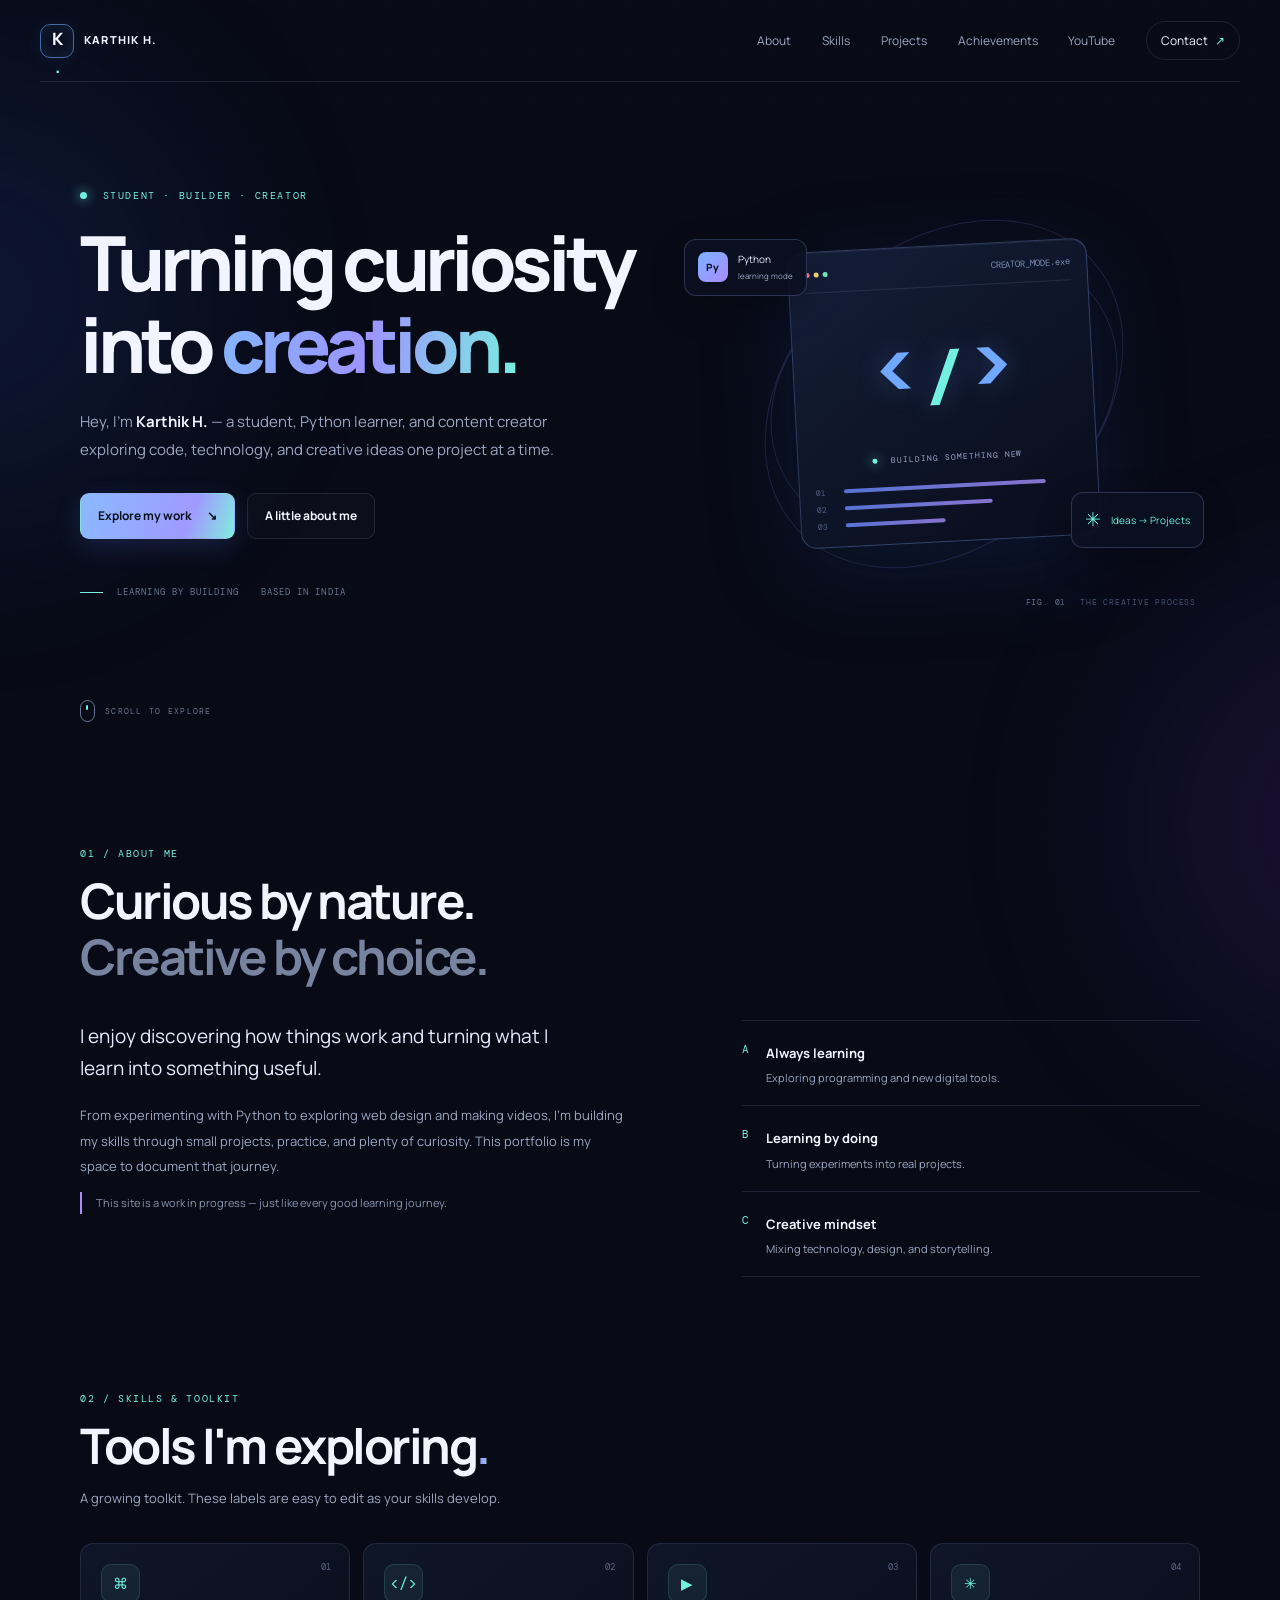
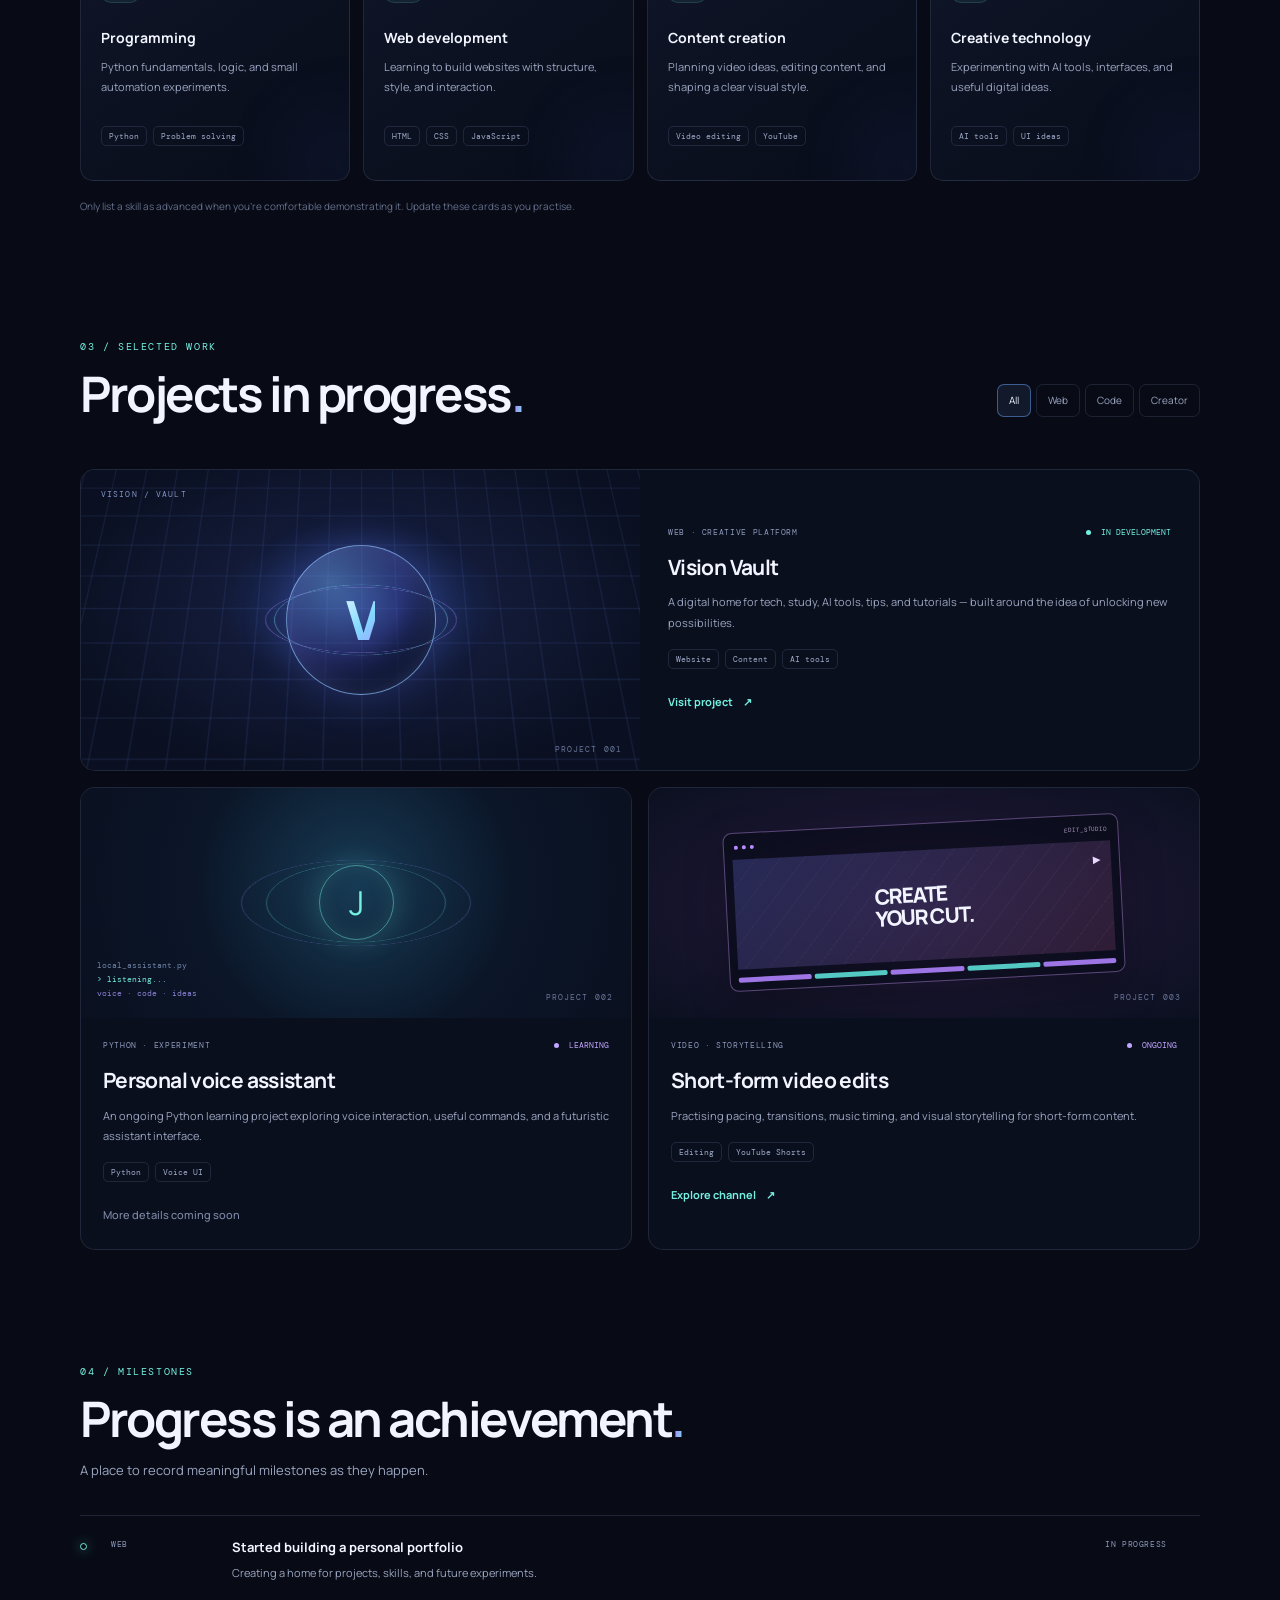
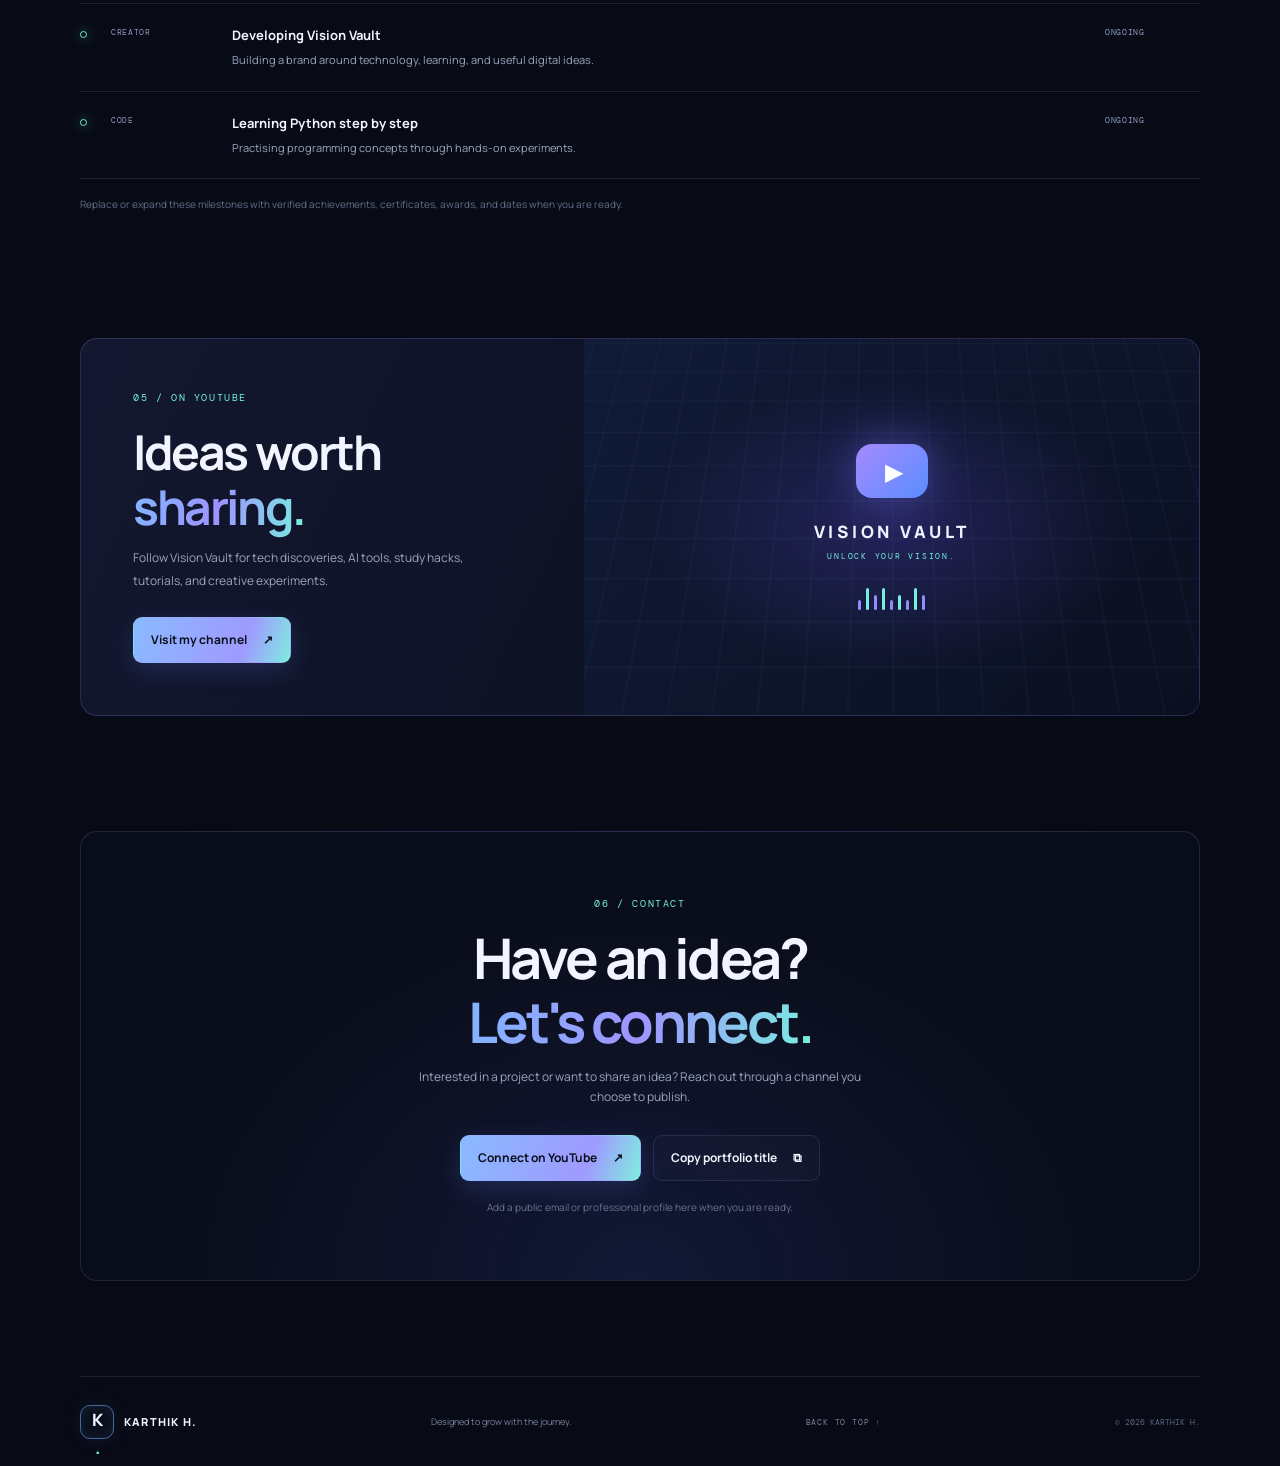
<file: index.html>
<!doctype html>
<html lang="en">
<head>
  <meta charset="utf-8">
  <meta name="viewport" content="width=device-width, initial-scale=1">
  <meta name="theme-color" content="#080b16">
  <meta name="description" content="Karthik H. — student, Python learner and content creator. Explore projects, skills and creative work.">
  <title>Karthik H. | Personal Portfolio</title>
  <link rel="preconnect" href="https://fonts.googleapis.com">
  <link rel="preconnect" href="https://fonts.gstatic.com" crossorigin>
  <link href="https://fonts.googleapis.com/css2?family=DM+Mono:wght@400;500&family=Manrope:wght@400;500;600;700;800&display=swap" rel="stylesheet">
  <link rel="stylesheet" href="style.css">
  <script src="script.js" defer></script>
</head>
<body>
  <div class="page-glow glow-one" aria-hidden="true"></div>
  <div class="page-glow glow-two" aria-hidden="true"></div>
  <header class="site-header">
    <a class="brand" href="#home" aria-label="Karthik home"><span class="brand-mark">K<span>.</span></span><span class="brand-name">KARTHIK H.</span></a>
    <button class="menu-toggle" aria-label="Open navigation" aria-expanded="false"><span></span><span></span><span></span></button>
    <nav class="nav-links" aria-label="Main navigation">
      <a href="#about">About</a><a href="#skills">Skills</a><a href="#projects">Projects</a><a href="#achievements">Achievements</a><a href="#youtube">YouTube</a><a class="nav-contact" href="#contact">Contact <span>↗</span></a>
    </nav>
  </header>

  <main>
    <section class="hero section-wrap" id="home">
      <div class="hero-copy reveal">
        <div class="eyebrow"><span class="status-dot"></span> STUDENT · BUILDER · CREATOR</div>
        <h1>Turning curiosity<br>into <span class="gradient-text">creation.</span></h1>
        <p class="hero-intro">Hey, I'm <strong>Karthik H.</strong> — a student, Python learner, and content creator exploring code, technology, and creative ideas one project at a time.</p>
        <div class="hero-actions"><a class="button button-primary" href="#projects">Explore my work <span>↘</span></a><a class="button button-ghost" href="#about">A little about me</a></div>
        <div class="hero-meta"><span><i class="meta-line"></i> LEARNING BY BUILDING</span><span>BASED IN INDIA</span></div>
      </div>
      <div class="hero-visual reveal" aria-label="Decorative futuristic code illustration">
        <div class="orbit orbit-a"></div><div class="orbit orbit-b"></div>
        <div class="core-card">
          <div class="core-top"><span class="tiny-lights"><i></i><i></i><i></i></span><span>CREATOR_MODE.exe</span></div>
          <div class="core-symbol"><span class="symbol-bracket">&lt;</span><span class="symbol-slash">/</span><span class="symbol-bracket">&gt;</span></div>
          <div class="core-caption"><span class="pulse"></span> BUILDING SOMETHING NEW</div>
          <div class="code-lines"><span>01</span><i class="line long"></i><span>02</span><i class="line medium"></i><span>03</span><i class="line short"></i></div>
        </div>
        <div class="float-chip chip-python"><span class="chip-icon">Py</span><span>Python<br><small>learning mode</small></span></div>
        <div class="float-chip chip-ideas"><span class="spark">✳</span><span>Ideas → Projects</span></div>
        <div class="visual-label">FIG. 01 <span>THE CREATIVE PROCESS</span></div>
      </div>
      <a class="scroll-cue" href="#about"><span class="scroll-wheel"></span> SCROLL TO EXPLORE</a>
    </section>

    <section class="section-wrap section-block" id="about">
      <div class="section-heading reveal"><p class="eyebrow">01 / ABOUT ME</p><h2>Curious by nature.<br><span class="muted-heading">Creative by choice.</span></h2></div>
      <div class="about-grid">
        <div class="about-text reveal"><p class="large-copy">I enjoy discovering how things work and turning what I learn into something useful.</p><p>From experimenting with Python to exploring web design and making videos, I'm building my skills through small projects, practice, and plenty of curiosity. This portfolio is my space to document that journey.</p><p class="note-text">This site is a work in progress — just like every good learning journey.</p></div>
        <div class="about-facts reveal"><div class="fact-row"><span class="fact-index">A</span><div><strong>Always learning</strong><p>Exploring programming and new digital tools.</p></div></div><div class="fact-row"><span class="fact-index">B</span><div><strong>Learning by doing</strong><p>Turning experiments into real projects.</p></div></div><div class="fact-row"><span class="fact-index">C</span><div><strong>Creative mindset</strong><p>Mixing technology, design, and storytelling.</p></div></div></div>
      </div>
    </section>

    <section class="section-wrap section-block" id="skills">
      <div class="section-heading reveal"><p class="eyebrow">02 / SKILLS & TOOLKIT</p><h2>Tools I'm exploring<span class="gradient-text">.</span></h2><p class="section-subtitle">A growing toolkit. These labels are easy to edit as your skills develop.</p></div>
      <div class="skills-grid">
        <article class="skill-card reveal"><div class="skill-number">01</div><div class="skill-icon">⌘</div><h3>Programming</h3><p>Python fundamentals, logic, and small automation experiments.</p><div class="skill-tags"><span>Python</span><span>Problem solving</span></div></article>
        <article class="skill-card reveal"><div class="skill-number">02</div><div class="skill-icon">&lt;/&gt;</div><h3>Web development</h3><p>Learning to build websites with structure, style, and interaction.</p><div class="skill-tags"><span>HTML</span><span>CSS</span><span>JavaScript</span></div></article>
        <article class="skill-card reveal"><div class="skill-number">03</div><div class="skill-icon">▶</div><h3>Content creation</h3><p>Planning video ideas, editing content, and shaping a clear visual style.</p><div class="skill-tags"><span>Video editing</span><span>YouTube</span></div></article>
        <article class="skill-card reveal"><div class="skill-number">04</div><div class="skill-icon">✳</div><h3>Creative technology</h3><p>Experimenting with AI tools, interfaces, and useful digital ideas.</p><div class="skill-tags"><span>AI tools</span><span>UI ideas</span></div></article>
      </div>
      <p class="fine-print">Only list a skill as advanced when you're comfortable demonstrating it. Update these cards as you practise.</p>
    </section>

    <section class="section-wrap section-block" id="projects">
      <div class="section-heading section-heading-row reveal"><div><p class="eyebrow">03 / SELECTED WORK</p><h2>Projects in progress<span class="gradient-text">.</span></h2></div><div class="filter-group" role="group" aria-label="Filter projects"><button class="filter-btn active" data-filter="all">All</button><button class="filter-btn" data-filter="web">Web</button><button class="filter-btn" data-filter="code">Code</button><button class="filter-btn" data-filter="creator">Creator</button></div></div>
      <div class="projects-grid" id="project-grid">
        <article class="project-card project-featured reveal" data-category="web">
          <div class="project-art art-vault"><div class="art-grid"></div><div class="vault-orb"><span>V</span></div><div class="art-caption">VISION / VAULT</div><div class="art-index">PROJECT 001</div></div>
          <div class="project-info"><div class="project-topline"><span class="project-type">WEB · CREATIVE PLATFORM</span><span class="project-status"><i></i> IN DEVELOPMENT</span></div><h3>Vision Vault</h3><p>A digital home for tech, study, AI tools, tips, and tutorials — built around the idea of unlocking new possibilities.</p><div class="project-tags"><span>Website</span><span>Content</span><span>AI tools</span></div><a class="text-link" href="https://vision-vault.base44.app/" target="_blank" rel="noopener noreferrer">Visit project <span>↗</span></a></div>
        </article>
        <article class="project-card reveal" data-category="code">
          <div class="project-art art-assistant"><div class="assistant-ring ring-one"></div><div class="assistant-ring ring-two"></div><div class="assistant-core">J</div><div class="terminal-mini"><span>local_assistant.py</span><b>&gt; listening...</b><i>voice · code · ideas</i></div><div class="art-index">PROJECT 002</div></div>
          <div class="project-info"><div class="project-topline"><span class="project-type">PYTHON · EXPERIMENT</span><span class="project-status status-learning"><i></i> LEARNING</span></div><h3>Personal voice assistant</h3><p>An ongoing Python learning project exploring voice interaction, useful commands, and a futuristic assistant interface.</p><div class="project-tags"><span>Python</span><span>Voice UI</span></div><span class="text-link text-link-muted">More details coming soon</span></div>
        </article>
        <article class="project-card reveal" data-category="creator">
          <div class="project-art art-video"><div class="video-window"><div class="video-window-top"><i></i><i></i><i></i><span>EDIT_STUDIO</span></div><div class="video-frame"><span class="play-triangle">▶</span><span class="frame-word">CREATE<br>YOUR CUT.</span></div><div class="timeline"><i></i><i></i><i></i><i></i><i></i></div></div><div class="art-index">PROJECT 003</div></div>
          <div class="project-info"><div class="project-topline"><span class="project-type">VIDEO · STORYTELLING</span><span class="project-status status-learning"><i></i> ONGOING</span></div><h3>Short-form video edits</h3><p>Practising pacing, transitions, music timing, and visual storytelling for short-form content.</p><div class="project-tags"><span>Editing</span><span>YouTube Shorts</span></div><a class="text-link" href="https://www.youtube.com/@visionvault-26" target="_blank" rel="noopener noreferrer">Explore channel <span>↗</span></a></div>
        </article>
      </div>
      <p class="project-empty" hidden>No projects in this category yet. Try another filter.</p>
    </section>

    <section class="section-wrap section-block" id="achievements">
      <div class="section-heading reveal"><p class="eyebrow">04 / MILESTONES</p><h2>Progress is an achievement<span class="gradient-text">.</span></h2><p class="section-subtitle">A place to record meaningful milestones as they happen.</p></div>
      <div class="milestone-list reveal"><div class="milestone"><span class="milestone-dot"></span><span class="milestone-label">WEB</span><div><h3>Started building a personal portfolio</h3><p>Creating a home for projects, skills, and future experiments.</p></div><span class="milestone-date">IN PROGRESS</span></div><div class="milestone"><span class="milestone-dot"></span><span class="milestone-label">CREATOR</span><div><h3>Developing Vision Vault</h3><p>Building a brand around technology, learning, and useful digital ideas.</p></div><span class="milestone-date">ONGOING</span></div><div class="milestone"><span class="milestone-dot"></span><span class="milestone-label">CODE</span><div><h3>Learning Python step by step</h3><p>Practising programming concepts through hands-on experiments.</p></div><span class="milestone-date">ONGOING</span></div></div>
      <p class="fine-print">Replace or expand these milestones with verified achievements, certificates, awards, and dates when you are ready.</p>
    </section>

    <section class="section-wrap section-block youtube-section" id="youtube">
      <div class="youtube-panel reveal"><div class="youtube-copy"><p class="eyebrow">05 / ON YOUTUBE</p><h2>Ideas worth<br><span class="gradient-text">sharing.</span></h2><p>Follow Vision Vault for tech discoveries, AI tools, study hacks, tutorials, and creative experiments.</p><a class="button button-primary" href="https://www.youtube.com/@visionvault-26" target="_blank" rel="noopener noreferrer">Visit my channel <span>↗</span></a></div><div class="youtube-visual"><div class="yt-play">▶</div><span class="yt-label">VISION VAULT</span><span class="yt-subtitle">UNLOCK YOUR VISION.</span><div class="yt-bars"><i></i><i></i><i></i><i></i><i></i><i></i><i></i><i></i><i></i></div></div></div>
    </section>

    <section class="section-wrap section-block contact-section" id="contact">
      <div class="contact-panel reveal"><p class="eyebrow">06 / CONTACT</p><h2>Have an idea?<br><span class="gradient-text">Let's connect.</span></h2><p>Interested in a project or want to share an idea? Reach out through a channel you choose to publish.</p><div class="contact-actions"><a class="button button-primary" href="https://www.youtube.com/@visionvault-26" target="_blank" rel="noopener noreferrer">Connect on YouTube <span>↗</span></a><button class="button button-ghost" id="copy-site" type="button">Copy portfolio title <span>⧉</span></button></div><p class="contact-note" id="copy-status" aria-live="polite">Add a public email or professional profile here when you are ready.</p></div>
    </section>
  </main>

  <footer class="site-footer section-wrap"><a class="brand" href="#home"><span class="brand-mark">K<span>.</span></span><span class="brand-name">KARTHIK H.</span></a><span>Designed to grow with the journey.</span><a href="#home" class="back-top">BACK TO TOP ↑</a><span class="copyright">© <span id="year"></span> KARTHIK H.</span></footer>
</body>
</html>
</file>
<file: style.css>
:root {
  --bg: #080b16; --panel: #0d1221; --panel-soft: #10172a; --text: #f2f5ff;
  --muted: #9ba6c0; --dim: #68748f; --line: rgba(157,174,221,.15);
  --blue: #70a7ff; --purple: #ad8bff; --cyan: #73f0e0; --font: "Manrope", sans-serif;
}
* { box-sizing: border-box; }
html { scroll-behavior: smooth; scroll-padding-top: 90px; }
body { margin: 0; background: var(--bg); color: var(--text); font-family: var(--font); line-height: 1.65; overflow-x: hidden; }
body::before { content: ""; position: fixed; inset: 0; pointer-events: none; z-index: -1; opacity: .19; background-image: linear-gradient(rgba(113,145,213,.09) 1px, transparent 1px), linear-gradient(90deg, rgba(113,145,213,.09) 1px, transparent 1px); background-size: 48px 48px; mask-image: linear-gradient(to bottom, black, transparent 78%); }
a { color: inherit; text-decoration: none; }
button { font: inherit; }
.page-glow { position: absolute; width: 430px; height: 430px; border-radius: 50%; filter: blur(115px); opacity: .13; pointer-events: none; z-index: -1; }
.glow-one { background: #3b65ff; top: 80px; left: -240px; } .glow-two { background: #913cff; top: 610px; right: -300px; }
.section-wrap { width: min(1120px, calc(100% - 48px)); margin-inline: auto; }
.site-header { width: min(1200px, calc(100% - 48px)); margin: 0 auto; min-height: 82px; display: flex; align-items: center; justify-content: space-between; border-bottom: 1px solid var(--line); position: relative; z-index: 10; }
.brand { display: inline-flex; align-items: center; gap: 10px; letter-spacing: .11em; font-size: 11px; font-weight: 800; }
.brand-mark { display: grid; place-items: center; width: 34px; height: 34px; border: 1px solid rgba(112,167,255,.6); border-radius: 10px; box-shadow: inset 0 0 18px rgba(112,167,255,.13), 0 0 20px rgba(112,167,255,.08); font-size: 17px; letter-spacing: -.05em; }
.brand-mark span { color: var(--cyan); }
.nav-links { display: flex; align-items: center; gap: clamp(16px, 2.4vw, 31px); color: var(--muted); font-size: 12px; }
.nav-links a { transition: color .2s ease; } .nav-links a:hover { color: white; }
.nav-contact { color: var(--text) !important; border: 1px solid var(--line); border-radius: 999px; padding: 9px 14px; } .nav-contact span { color: var(--cyan); margin-left: 5px; }
.menu-toggle { display: none; border: 1px solid var(--line); color: white; background: var(--panel); border-radius: 10px; width: 42px; height: 40px; padding: 10px; }
.menu-toggle span { display: block; height: 2px; background: white; margin: 4px 0; border-radius: 2px; }
.hero { min-height: 665px; display: grid; grid-template-columns: 1.05fr .95fr; align-items: center; gap: 44px; position: relative; padding-top: 42px; padding-bottom: 84px; }
.eyebrow { font: 10px "DM Mono", monospace; letter-spacing: .16em; color: var(--cyan); margin: 0 0 20px; }
.status-dot, .pulse { display: inline-block; width: 7px; height: 7px; border-radius: 50%; background: var(--cyan); box-shadow: 0 0 12px var(--cyan); margin-right: 8px; }
h1, h2, h3, p { margin-top: 0; }
h1 { font-size: clamp(44px, 6.3vw, 76px); line-height: 1.07; letter-spacing: -.065em; margin-bottom: 23px; font-weight: 800; }
.gradient-text { background: linear-gradient(100deg, #82b6ff 0%, #9d94ff 50%, #78f0df 100%); -webkit-background-clip: text; background-clip: text; color: transparent; }
.hero-intro { color: var(--muted); max-width: 500px; font-size: 15px; line-height: 1.9; } .hero-intro strong { color: var(--text); }
.hero-actions, .contact-actions { display: flex; flex-wrap: wrap; gap: 12px; margin-top: 28px; }
.button { display: inline-flex; justify-content: center; align-items: center; gap: 16px; min-height: 46px; border-radius: 9px; padding: 12px 17px; font-size: 12px; font-weight: 700; cursor: pointer; border: 1px solid transparent; transition: transform .2s, box-shadow .2s, border-color .2s; }
.button:hover { transform: translateY(-2px); }
.button-primary { color: #08101b; background: linear-gradient(110deg, #8abaff, #9f9aff 70%, #80eddf); box-shadow: 0 8px 26px rgba(105,135,255,.18); }
.button-primary:hover { box-shadow: 0 10px 32px rgba(105,135,255,.32); }
.button-ghost { color: var(--text); background: rgba(255,255,255,.02); border-color: var(--line); } .button-ghost:hover { border-color: rgba(112,167,255,.55); }
.hero-meta { display: flex; flex-wrap: wrap; gap: 22px; margin-top: 47px; color: var(--dim); font: 9px "DM Mono", monospace; letter-spacing: .12em; } .meta-line { display: inline-block; width: 23px; height: 1px; background: var(--cyan); vertical-align: middle; margin-right: 8px; }
.hero-visual { min-height: 430px; position: relative; display: grid; place-items: center; }
.orbit { position: absolute; border: 1px solid rgba(126,160,255,.17); border-radius: 50%; transform: rotate(-25deg); } .orbit-a { width: 360px; height: 280px; } .orbit-b { width: 300px; height: 400px; transform: rotate(48deg); border-color: rgba(162,132,255,.18); }
.core-card { width: min(300px, 80%); position: relative; z-index: 2; border: 1px solid rgba(143,173,255,.28); border-radius: 16px; padding: 16px; background: linear-gradient(145deg, rgba(21,31,58,.96), rgba(9,13,28,.97)); box-shadow: 0 24px 90px rgba(25,50,120,.28), inset 0 1px rgba(255,255,255,.06); transform: rotate(-3deg); }
.core-top { display: flex; align-items: center; justify-content: space-between; color: #7888ad; font: 9px "DM Mono", monospace; padding-bottom: 12px; border-bottom: 1px solid var(--line); }
.tiny-lights { display: flex; gap: 4px; } .tiny-lights i { width: 5px; height: 5px; border-radius: 50%; background: #ff7b9b; } .tiny-lights i:nth-child(2) { background: #f4d77b; } .tiny-lights i:nth-child(3) { background: #70e9c1; }
.core-symbol { height: 165px; display: flex; align-items: center; justify-content: center; gap: 12px; font: 800 62px "DM Mono", monospace; text-shadow: 0 0 28px rgba(112,167,255,.3); } .symbol-bracket { color: var(--blue); } .symbol-slash { color: var(--cyan); transform: translateY(8px); }
.core-caption { text-align: center; font: 8px "DM Mono", monospace; color: #9ca9ca; letter-spacing: .12em; } .pulse { width: 5px; height: 5px; }
.code-lines { display: grid; grid-template-columns: 20px 1fr; gap: 7px 8px; margin-top: 19px; color: #516184; font: 8px "DM Mono", monospace; } .line { display: block; height: 4px; margin-top: 3px; border-radius: 5px; background: linear-gradient(90deg, #688bff, #a78bfa); opacity: .8; } .line.long { width: 85%; } .line.medium { width: 62%; } .line.short { width: 42%; }
.float-chip { position: absolute; display: flex; align-items: center; gap: 10px; padding: 11px 13px; border: 1px solid rgba(145,170,231,.24); border-radius: 12px; background: rgba(11,17,34,.92); box-shadow: 0 12px 35px rgba(0,0,0,.22); color: #e5eaff; font-size: 10px; z-index: 3; } .chip-python { top: 60px; left: -5px; } .chip-icon { display: grid; place-items: center; width: 30px; height: 30px; border-radius: 8px; background: linear-gradient(135deg,#7bb4ff,#a98aff); color: #0a1020; font-weight: 800; } .float-chip small { color: var(--muted); font-size: 8px; } .chip-ideas { bottom: 61px; right: -4px; color: var(--cyan); } .spark { font-size: 19px; } .visual-label { position: absolute; bottom: 2px; right: 4px; font: 8px "DM Mono", monospace; color: #697694; letter-spacing: .1em; } .visual-label span { color: #46516c; margin-left: 8px; }
.scroll-cue { position: absolute; bottom: 25px; left: 0; color: var(--dim); font: 8px "DM Mono", monospace; letter-spacing: .16em; display: flex; align-items: center; gap: 10px; } .scroll-wheel { width: 15px; height: 22px; border: 1px solid #687594; border-radius: 10px; position: relative; } .scroll-wheel::after { content: ""; width: 2px; height: 5px; position: absolute; top: 4px; left: 5px; background: var(--cyan); border-radius: 3px; animation: scroll 1.4s infinite; }
.section-block { padding-top: 100px; padding-bottom: 15px; }
.section-heading { margin-bottom: 34px; } .section-heading .eyebrow { margin-bottom: 13px; }
h2 { font-size: clamp(32px, 4.5vw, 49px); line-height: 1.15; letter-spacing: -.05em; margin-bottom: 13px; }
.muted-heading { color: #77839f; } .section-subtitle { color: var(--muted); max-width: 550px; font-size: 13px; margin-bottom: 0; }
.about-grid { display: grid; grid-template-columns: 1fr .8fr; gap: 90px; align-items: start; }
.about-text p { color: var(--muted); font-size: 13px; line-height: 1.95; max-width: 550px; } .about-text .large-copy { color: #e5eaff; font-size: 19px; line-height: 1.7; max-width: 480px; } .note-text { border-left: 2px solid var(--purple); padding-left: 14px; color: #8894b0 !important; font-size: 11px !important; }
.about-facts { border-top: 1px solid var(--line); } .fact-row { display: flex; gap: 17px; padding: 18px 0; border-bottom: 1px solid var(--line); } .fact-index { color: var(--cyan); font: 11px "DM Mono", monospace; padding-top: 3px; } .fact-row strong { font-size: 13px; } .fact-row p { margin: 4px 0 0; color: var(--muted); font-size: 11px; }
.skills-grid { display: grid; grid-template-columns: repeat(4,1fr); gap: 13px; } .skill-card { min-height: 238px; border: 1px solid var(--line); border-radius: 13px; background: linear-gradient(145deg, rgba(17,24,44,.82), rgba(9,13,26,.8)); padding: 20px; position: relative; overflow: hidden; transition: transform .25s, border-color .25s; } .skill-card::after { content: ""; position: absolute; width: 110px; height: 110px; border-radius: 50%; background: #5f75ff; opacity: .08; filter: blur(40px); right: -45px; bottom: -40px; } .skill-card:hover { transform: translateY(-5px); border-color: rgba(112,167,255,.42); }
.skill-number { position: absolute; top: 17px; right: 18px; color: #596580; font: 9px "DM Mono", monospace; } .skill-icon { display: grid; place-items: center; width: 39px; height: 39px; margin-bottom: 23px; border-radius: 10px; color: var(--cyan); background: rgba(115,240,224,.07); border: 1px solid rgba(115,240,224,.14); font: 15px "DM Mono", monospace; } .skill-card h3 { font-size: 14px; margin-bottom: 8px; } .skill-card p { color: var(--muted); font-size: 11px; line-height: 1.8; min-height: 58px; } .skill-tags, .project-tags { display: flex; flex-wrap: wrap; gap: 6px; } .skill-tags span, .project-tags span { border: 1px solid var(--line); border-radius: 5px; padding: 4px 7px; font: 8px "DM Mono", monospace; color: #9eabc8; } .fine-print { margin-top: 17px; color: #64708b; font-size: 10px; }
.section-heading-row { display: flex; align-items: end; justify-content: space-between; gap: 20px; } .filter-group { display: flex; flex-wrap: wrap; gap: 5px; margin-bottom: 18px; } .filter-btn { border: 1px solid var(--line); color: var(--muted); background: transparent; border-radius: 7px; padding: 7px 11px; font-size: 10px; cursor: pointer; } .filter-btn:hover, .filter-btn.active { color: var(--text); border-color: rgba(112,167,255,.48); background: rgba(112,167,255,.09); }
.projects-grid { display: grid; grid-template-columns: repeat(2,minmax(0,1fr)); gap: 16px; } .project-card { border: 1px solid var(--line); border-radius: 15px; overflow: hidden; background: rgba(12,17,32,.78); transition: transform .25s,border-color .25s; } .project-card:hover { transform: translateY(-4px); border-color: rgba(112,167,255,.4); } .project-card[hidden] { display: none; } .project-featured { grid-column: 1 / -1; display: grid; grid-template-columns: 1fr 1fr; }
.project-art { min-height: 230px; position: relative; overflow: hidden; display: grid; place-items: center; background: #101a32; } .project-featured .project-art { min-height: 300px; } .art-grid { position: absolute; inset: 0; background-image: linear-gradient(rgba(107,143,255,.1) 1px,transparent 1px),linear-gradient(90deg,rgba(107,143,255,.1) 1px,transparent 1px); background-size: 28px 28px; transform: perspective(280px) rotateX(13deg) scale(1.25); } .art-vault { background: radial-gradient(ellipse at 50% 45%, #263b7b 0, #121a37 35%, #0a1021 78%); } .vault-orb { width: 150px; height: 150px; border-radius: 50%; display: grid; place-items: center; position: relative; z-index: 1; border: 1px solid rgba(142,190,255,.7); background: radial-gradient(circle at 30% 25%, rgba(124,191,255,.35), rgba(74,64,175,.2) 48%, rgba(8,15,37,.8) 73%); box-shadow: 0 0 45px rgba(90,119,255,.25), inset 0 0 32px rgba(130,157,255,.25); } .vault-orb::before,.vault-orb::after { content: ""; position: absolute; inset: -13px; border: 1px solid rgba(116,224,235,.45); border-radius: 50%; transform: rotateX(66deg) rotateZ(-24deg); } .vault-orb::after { inset: -22px; transform: rotateX(70deg) rotateZ(48deg); border-color: rgba(170,137,255,.5); } .vault-orb span { font-size: 54px; font-weight: 800; letter-spacing: -.1em; background: linear-gradient(135deg,#fff,#83d9ff 55%,#a58cff); color: transparent; background-clip: text; } .art-caption,.art-index { position: absolute; color: #8294c5; font: 8px "DM Mono",monospace; letter-spacing: .14em; } .art-caption { top: 19px; left: 20px; } .art-index { bottom: 16px; right: 18px; color: #697799; }
.project-info { padding: 22px; } .project-featured .project-info { padding: 28px; align-self: center; } .project-topline { display: flex; justify-content: space-between; flex-wrap: wrap; gap: 8px; margin-bottom: 13px; } .project-type { color: #8c9abb; font: 8px "DM Mono",monospace; letter-spacing: .08em; } .project-status { color: var(--cyan); font: 8px "DM Mono",monospace; } .project-status i { display: inline-block; width: 5px; height: 5px; border-radius: 50%; background: var(--cyan); margin-right: 5px; vertical-align: middle; } .status-learning { color: #c1a7ff; } .status-learning i { background: #c1a7ff; } .project-info h3 { font-size: 21px; margin-bottom: 8px; letter-spacing: -.03em; } .project-info p { color: var(--muted); font-size: 11px; line-height: 1.85; margin-bottom: 16px; } .project-tags { margin-bottom: 18px; } .text-link { display: inline-flex; gap: 10px; align-items: center; color: var(--cyan); font-size: 11px; font-weight: 700; } .text-link span { transition: transform .2s; } .text-link:hover span { transform: translate(3px,-3px); } .text-link-muted { color: #7e8aa7; font-weight: 500; }
.art-assistant { background: radial-gradient(circle at 50% 42%, #173a54, #0b1628 52%, #0a1020); } .assistant-ring { position: absolute; border: 1px solid rgba(100,227,224,.32); border-radius: 50%; transform: rotateX(64deg) rotateZ(-20deg); } .ring-one { width: 180px; height: 180px; } .ring-two { width: 230px; height: 230px; border-color: rgba(142,139,255,.3); transform: rotateX(68deg) rotateZ(36deg); } .assistant-core { width: 75px; height: 75px; display: grid; place-items: center; border: 1px solid rgba(115,240,224,.5); border-radius: 50%; color: var(--cyan); font-size: 33px; box-shadow: 0 0 30px rgba(115,240,224,.2), inset 0 0 20px rgba(115,240,224,.12); } .terminal-mini { position: absolute; left: 16px; bottom: 20px; display: grid; gap: 4px; font: 8px "DM Mono",monospace; color: #7185a8; } .terminal-mini b { color: var(--cyan); font-weight: 400; } .terminal-mini i { color: #8f83d8; font-style: normal; }
.art-video { background: radial-gradient(ellipse at center,#41285d,#18152e 55%,#0b1020); } .video-window { width: 72%; border: 1px solid rgba(207,157,255,.4); border-radius: 9px; padding: 8px; background: rgba(9,12,26,.78); box-shadow: 0 15px 40px rgba(0,0,0,.25); transform: rotate(-3deg); } .video-window-top { display: flex; align-items: center; gap: 4px; color: #a99bbf; font: 6px "DM Mono",monospace; padding: 2px 2px 8px; } .video-window-top i { width: 4px; height: 4px; border-radius: 50%; background: #b98bff; } .video-window-top span { margin-left: auto; } .video-frame { height: 110px; display: flex; align-items: center; justify-content: center; position: relative; overflow: hidden; background: linear-gradient(135deg,rgba(78,84,169,.4),rgba(231,112,183,.16)),repeating-linear-gradient(130deg,transparent 0 18px,rgba(255,255,255,.04) 18px 19px); } .frame-word { font-size: 21px; font-weight: 800; line-height: 1.05; letter-spacing: -.06em; } .play-triangle { position: absolute; top: 10px; right: 10px; color: #e8d8ff; font-size: 10px; } .timeline { display: flex; gap: 3px; padding-top: 8px; } .timeline i { height: 5px; border-radius: 2px; flex: 1; background: #9d75e5; } .timeline i:nth-child(2n) { background: #54c8c3; }
.project-empty { color: var(--muted); font-size: 12px; padding: 25px 0; }
.milestone-list { border-top: 1px solid var(--line); } .milestone { display: grid; grid-template-columns: 15px 105px 1fr 95px; gap: 16px; align-items: start; padding: 21px 0; border-bottom: 1px solid var(--line); } .milestone-dot { width: 7px; height: 7px; border: 1px solid var(--cyan); border-radius: 50%; margin-top: 6px; box-shadow: 0 0 12px rgba(115,240,224,.4); } .milestone-label,.milestone-date { font: 8px "DM Mono",monospace; letter-spacing: .08em; color: #8c9abb; padding-top: 2px; } .milestone h3 { font-size: 13px; margin-bottom: 5px; } .milestone p { font-size: 11px; color: var(--muted); margin-bottom: 0; }
.youtube-panel { display: grid; grid-template-columns: .9fr 1.1fr; min-height: 315px; border: 1px solid rgba(147,139,255,.23); border-radius: 17px; overflow: hidden; background: linear-gradient(115deg,rgba(21,25,51,.9),rgba(10,14,28,.9)); } .youtube-copy { padding: clamp(25px,5vw,52px); align-self: center; } .youtube-copy h2 { font-size: clamp(35px,4vw,48px); } .youtube-copy p:not(.eyebrow) { color: var(--muted); font-size: 12px; line-height: 1.9; max-width: 350px; } .youtube-copy .button { margin-top: 12px; }
.youtube-visual { min-height: 280px; display: flex; flex-direction: column; align-items: center; justify-content: center; position: relative; overflow: hidden; background: radial-gradient(ellipse at center,rgba(111,84,255,.22),transparent 55%),linear-gradient(135deg,#111b38,#0b1020); } .youtube-visual::before { content: ""; position: absolute; inset: 0; opacity: .3; background-image: linear-gradient(rgba(136,148,255,.14) 1px,transparent 1px),linear-gradient(90deg,rgba(136,148,255,.14) 1px,transparent 1px); background-size: 28px 28px; transform: perspective(300px) rotateX(14deg) scale(1.4); } .yt-play { position: relative; display: grid; place-items: center; padding-left: 5px; width: 72px; height: 54px; border-radius: 16px; color: #fff; background: linear-gradient(135deg,#a58aff,#5a8dff); box-shadow: 0 0 45px rgba(122,116,255,.45); font-size: 24px; } .yt-label { margin-top: 20px; font-size: 17px; font-weight: 800; letter-spacing: .22em; } .yt-subtitle { color: var(--cyan); font: 8px "DM Mono",monospace; letter-spacing: .22em; margin-top: 5px; } .yt-bars { display: flex; align-items: end; gap: 5px; height: 27px; margin-top: 22px; } .yt-bars i { width: 3px; border-radius: 4px; height: 35%; background: #8e8cff; animation: equalize 1s ease-in-out infinite alternate; } .yt-bars i:nth-child(2n) { height: 80%; animation-delay: -.4s; background: var(--cyan); } .yt-bars i:nth-child(3n) { height: 55%; animation-delay: -.7s; }
.contact-section { padding-bottom: 95px; } .contact-panel { text-align: center; padding: clamp(32px,6vw,65px) 20px; border: 1px solid var(--line); border-radius: 17px; background: radial-gradient(ellipse at 50% 100%,rgba(86,100,255,.12),transparent 60%),rgba(12,17,32,.55); } .contact-panel .eyebrow { margin-bottom: 16px; } .contact-panel h2 { font-size: clamp(39px,5vw,56px); } .contact-panel > p:not(.eyebrow) { max-width: 480px; margin: 0 auto; color: var(--muted); font-size: 12px; } .contact-actions { justify-content: center; } .contact-note { margin-top: 18px !important; font-size: 10px !important; color: #697692 !important; }
.site-footer { min-height: 90px; border-top: 1px solid var(--line); display: flex; align-items: center; justify-content: space-between; gap: 15px; color: #77829c; font-size: 9px; } .site-footer .brand { color: var(--text); } .back-top { font: 8px "DM Mono",monospace; letter-spacing: .1em; } .copyright { color: #58647f; font: 8px "DM Mono",monospace; }
.reveal { opacity: 0; transform: translateY(17px); transition: opacity .65s ease, transform .65s ease; } .reveal.is-visible { opacity: 1; transform: translateY(0); }
@keyframes scroll { 0%,100% { transform: translateY(0); opacity: 1; } 70% { transform: translateY(7px); opacity: .2; } }
@keyframes equalize { to { height: 100%; } }
@media (max-width: 900px) { .nav-links { gap: 13px; font-size: 11px; } .hero { gap: 15px; } .hero-visual { transform: scale(.9); } .skills-grid { grid-template-columns: repeat(2,1fr); } .about-grid { gap: 45px; } .project-featured { grid-template-columns: 1fr 1fr; } .project-featured .project-art { min-height: 260px; } }
@media (max-width: 700px) {
  .section-wrap { width: min(100% - 34px, 560px); } .site-header { width: calc(100% - 34px); min-height: 70px; } .menu-toggle { display: block; cursor: pointer; } .nav-links { display: none; position: absolute; top: 61px; left: 0; right: 0; padding: 13px; background: rgba(10,14,28,.98); border: 1px solid var(--line); border-radius: 13px; box-shadow: 0 20px 50px rgba(0,0,0,.35); flex-direction: column; align-items: stretch; gap: 0; } .nav-links.open { display: flex; } .nav-links a { padding: 11px 10px; } .nav-contact { margin-top: 4px; }
  .hero { min-height: auto; grid-template-columns: 1fr; padding-top: 65px; padding-bottom: 80px; gap: 10px; } h1 { font-size: clamp(45px,12vw,66px); } .hero-intro { font-size: 13px; } .hero-visual { min-height: 350px; margin-top: 5px; transform: none; } .core-card { width: 255px; } .core-symbol { height: 135px; } .orbit-a { width: 300px; height: 235px; } .orbit-b { width: 250px; height: 330px; } .chip-python { left: 0; top: 40px; } .chip-ideas { right: 0; bottom: 40px; } .scroll-cue { bottom: 20px; }
  .section-block { padding-top: 68px; } .about-grid { grid-template-columns: 1fr; gap: 25px; } .about-text .large-copy { font-size: 17px; } .skills-grid { gap: 10px; } .skill-card { padding: 15px; min-height: 245px; } .skill-card p { min-height: 80px; }
  .section-heading-row { display: block; } .filter-group { margin-top: 18px; margin-bottom: 23px; } .projects-grid { grid-template-columns: 1fr; } .project-featured { grid-column: auto; display: block; } .project-featured .project-art { min-height: 235px; } .project-featured .project-info { padding: 22px; } .project-art { min-height: 220px; }
  .milestone { grid-template-columns: 12px 1fr; gap: 9px 12px; } .milestone-label { grid-column: 2; grid-row: 1; } .milestone > div { grid-column: 2; } .milestone-date { grid-column: 2; padding-top: 0; } .milestone-dot { grid-row: 1 / span 3; }
  .youtube-panel { grid-template-columns: 1fr; } .youtube-copy { padding: 30px 24px; } .youtube-visual { min-height: 240px; } .contact-section { padding-bottom: 65px; } .site-footer { padding: 22px 0; display: grid; grid-template-columns: 1fr 1fr; } .site-footer > span:nth-child(2) { text-align: right; } .back-top { grid-column: 1; } .copyright { grid-column: 2; text-align: right; }
}
@media (max-width: 390px) { .hero-actions .button { width: 100%; } .skills-grid { grid-template-columns: 1fr; } .skill-card { min-height: auto; } .skill-card p { min-height: 0; } .float-chip { padding: 8px; font-size: 9px; } .chip-python { left: -5px; } .chip-ideas { right: -5px; } }
@media (prefers-reduced-motion: reduce) { *,*::before,*::after { scroll-behavior: auto !important; animation-duration: .01ms !important; animation-iteration-count: 1 !important; transition-duration: .01ms !important; } .reveal { opacity: 1; transform: none; } }
</file>
